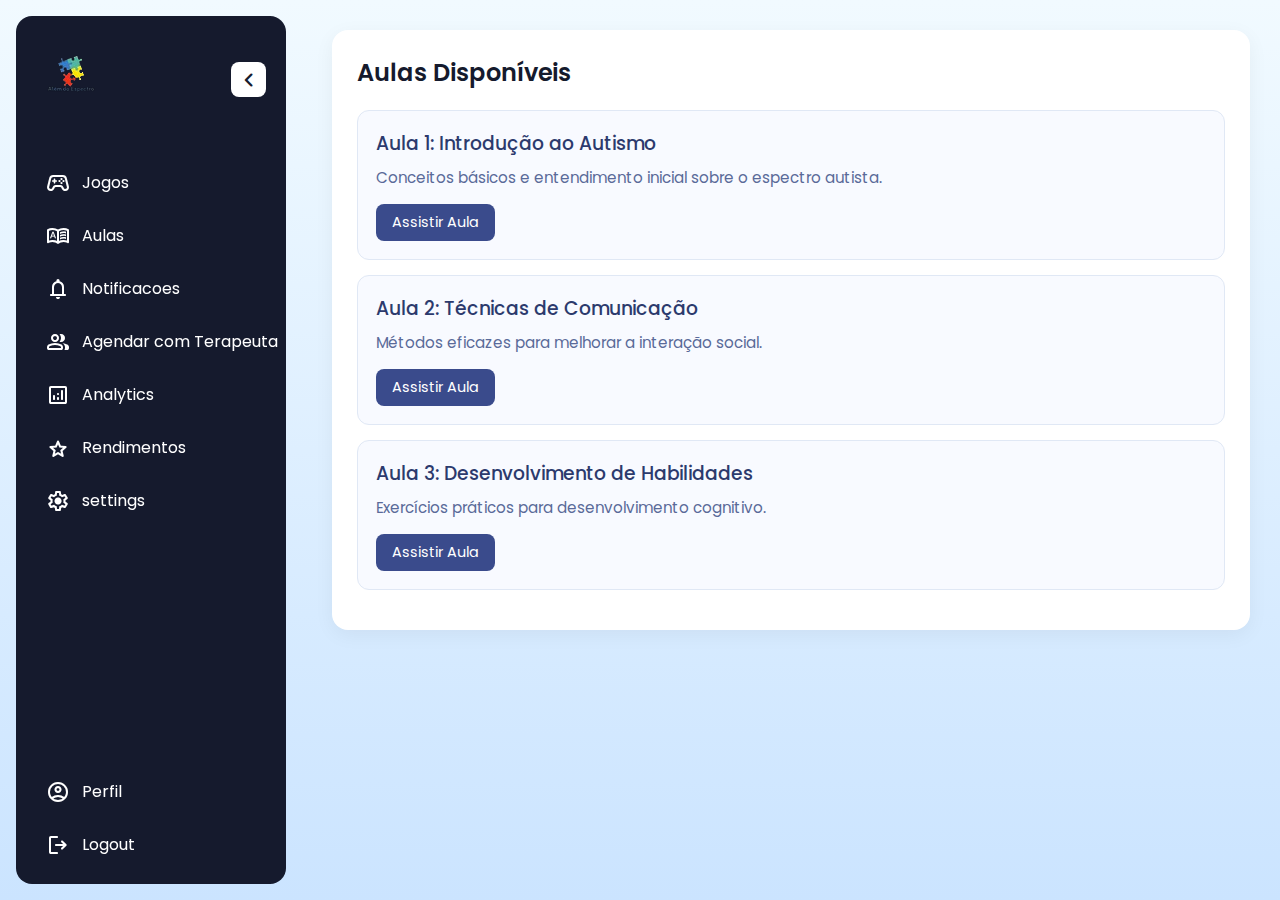
<file: dashboard.html>
<!DOCTYPE html>
<html lang="en">
<head>
    <meta charset="UTF-8">
    <meta name="viewport" content="width=device-width, initial-scale=1.0">
    <title>Dashboard</title>
    <link rel="stylesheet" href="https://fonts.googleapis.com/css2?family=Material+Symbols+Rounded:opsz,wght,FILL,GRAD@24,400,0,0" />
    <link rel="stylesheet" href="style3.css">
    <link rel="stylesheet" href="profile.css">
</head>
<body>
    <aside class="sidebar">
        <header class="sidebar-header">
            <a href="#" class="hearder-logo">
                <img src="logo.png" alt="alem do espectro">
            </a>
            <button class="toggler sidebar-toggler">
                <span class="material-symbols-rounded">chevron_left</span>
            </button>
            <button class="toggler menu-toggler">
                <span class="material-symbols-rounded">menu</span>
            </button>
        </header>
        
        <nav class="sidebar-nav">
            <ul class="nav-list primary-nav">
                <li class="nav-item">
                    <a href="#" class="nav-link" data-content="jogos-content">
                        <span class="nav-icon material-symbols-rounded">stadia_controller</span> 
                        <span class="nav-label">Jogos</span>
                    </a>
                    <span class="nav-tooltip">Jogos</span>
                </li>
                <li class="nav-item">
                    <a href="#" class="nav-link" data-content="aulas-content">
                        <span class="nav-icon material-symbols-rounded">dictionary</span> 
                        <span class="nav-label">Aulas</span>
                    </a>
                    <span class="nav-tooltip">Aulas</span>
                </li>
                <li class="nav-item">
                    <a href="#" class="nav-link" data-content="notificacoes-content">
                        <span class="nav-icon material-symbols-rounded">notifications</span> 
                        <span class="nav-label">Notificacoes</span>
                    </a>
                    <span class="nav-tooltip">Notificacoes</span>
                </li>
                <li class="nav-item">
                    <a href="#" class="nav-link" data-content="terapeuta-content">
                        <span class="nav-icon material-symbols-rounded">group</span> 
                        <span class="nav-label">Agendar com Terapeuta</span>
                    </a>
                    <span class="nav-tooltip">Agendar com Terapeuta</span>
                </li>
                <li class="nav-item">
                    <a href="#" class="nav-link">
                        <span class="nav-icon material-symbols-rounded">analytics</span> 
                        <span class="nav-label">Analytics</span>
                    </a>
                    <span class="nav-tooltip">Analytics</span>
                </li>
                <li class="nav-item">
                    <a href="#" class="nav-link">
                        <span class="nav-icon material-symbols-rounded">star</span> 
                        <span class="nav-label">Rendimentos</span>
                    </a>
                    <span class="nav-tooltip">Rendimentos</span>
                </li>
                <li class="nav-item">
                    <a href="#" class="nav-link">
                        <span class="nav-icon material-symbols-rounded">settings</span> 
                        <span class="nav-label">settings</span>
                    </a>
                    <span class="nav-tooltip">settings</span>
                </li>
            </ul>

            <ul class="nav-list secondary-nav">
                <li class="nav-item">
                    <a href="#" class="nav-link" data-content="profile-container">
                        <span class="nav-icon material-symbols-rounded">account_circle</span> 
                        <span class="nav-label">Perfil</span>
                    </a>
                    <span class="nav-tooltip">Perfil</span>
                </li>
                <li class="nav-item">
                    <a href="#" class="nav-link">
                        <span class="nav-icon material-symbols-rounded">logout</span> 
                        <span class="nav-label">Logout</span>
                    </a>
                    <span class="nav-tooltip">Logout</span>
                </li>
            </ul>
        </nav>
    </aside>

    <main class="content-area">
        <!-- Conteúdo de Jogos -->
        <div class="content hidden" id="jogos-content">
            <h2>Jogos Educativos</h2>
            <div class="content-item">
                <h3>Jogo da Memória</h3>
                <p>Melhore sua capacidade de memorização com este jogo divertido.</p>
            </div>
            <div class="content-item">
                <h3>Quebra-Cabeça</h3>
                <p>Desenvolva seu raciocínio lógico montando peças.</p>
            </div>
        </div>  

        <!-- Perfil -->
        <div class="content hidden" id="profile-container">
            <div class="profile-view">
                <div class="profile-header">
                    <div class="avatar-container">
                        <img id="user-avatar" src="" alt="Foto do Perfil" class="profile-avatar">
                    </div>
                    <div class="profile-info">
                        <h1 id="user-name">Nome do Usuário</h1>
                        <p id="user-role">Cargo/Função</p>
                        <p id="user-email">usuario@exemplo.com</p>
                    </div>
                </div>
                
                <div class="profile-stats">
                    <div class="stat-item">
                        <span class="stat-number" id="jogos-completos">0</span>
                        <span class="stat-label">Jogos Completos</span>
                    </div>
                    <div class="stat-item">
                        <span class="stat-number" id="aulas-concluidas">0</span>
                        <span class="stat-label">Aulas Concluídas</span>
                    </div>
                    <div class="stat-item">
                        <span class="stat-number" id="sessoes">0</span>
                        <span class="stat-label">Sessões</span>
                    </div>
                </div>
                
                <div class="profile-details">
                    <div class="detail-item">
                        <span class="detail-icon material-symbols-rounded">phone</span>
                        <span id="user-phone" class="detail-value">Não informado</span>
                    </div>
                    <div class="detail-item">
                        <span class="detail-icon material-symbols-rounded">calendar_month</span>
                        <span id="user-join-date" class="detail-value">Membro desde Jan/2023</span>
                    </div>
                    <div class="detail-item">
                        <span class="detail-icon material-symbols-rounded">location_on</span>
                        <span id="user-location" class="detail-value">Não informado</span>
                    </div>
                </div>
            </div>
        </div>
        
        <!-- Conteúdo de Aulas (padrão visível) -->
        <div class="content active" id="aulas-content">
            <h2>Aulas Disponíveis</h2>
            <div class="aula-item">
                <h3>Aula 1: Introdução ao Autismo</h3>
                <p>Conceitos básicos e entendimento inicial sobre o espectro autista.</p>
                <button class="btn-aula">Assistir Aula</button>
            </div>
            <div class="aula-item">
                <h3>Aula 2: Técnicas de Comunicação</h3>
                <p>Métodos eficazes para melhorar a interação social.</p>
                <button class="btn-aula">Assistir Aula</button>
            </div>
            <div class="aula-item">
                <h3>Aula 3: Desenvolvimento de Habilidades</h3>
                <p>Exercícios práticos para desenvolvimento cognitivo.</p>
                <button class="btn-aula">Assistir Aula</button>
            </div>
        </div>
        
        <!-- Conteúdo de Notificações -->
        <div class="content hidden" id="notificacoes-content">
            <h2>Suas Notificações</h2>
            <div class="notificacao-item">
                <p>Você tem uma nova mensagem do terapeuta.</p>
                <span class="notificacao-data">Hoje, 10:30</span>
            </div>
        </div>
        
        <!-- Conteúdo de Agendamento com Terapeuta -->
        <div class="content hidden" id="terapeuta-content">
            <h2>Agendar Sessão</h2>
            <form class="agendamento-form">
                <label for="data">Data:</label>
                <input type="date" id="data">
                
                <label for="horario">Horário:</label>
                <input type="time" id="horario">
                
                <button type="submit" class="btn-agendar">Agendar</button>
            </form>
        </div>
    </main>

    <script src="script.js"></script>
    <script src="profile.js"></script>
</body>
</html>
</file>
<file: style3.css>
@import url('https://fonts.googleapis.com/css2?family=Poppins:wght@400;500;600&display=swap');

* {
    margin: 0;
    padding: 0;
    box-sizing: border-box;
   font-family: "Poppins", sans-serif;
}

body {
    min-height: 100vh;
    background: linear-gradient(#F1FAFF, #CBE4FF);
}

.sidebar {
    width: 270px;
    position: fixed;
    margin: 16px;
    border-radius: 16px;
    background: #151A2D;
    height: calc(100vh - 32px);
    transition: 0.4s ease;
}

.sidebar.collapsed {
    width: 85px;
}

.sidebar-header {
    position: relative;
    display: flex;
    padding: 25px 20px ;
    align-items: center;
    justify-content: space-between;
}

.sidebar-header .header-logo img {
    width: 46px;
    height: 46px;
    display: block;
    object-fit: contain;
    border-radius: 50%;
}
.sidebar-header .toggler {
    height: 35px;
    width: 35px;
    border: none;
    color: #151A2D;
    display: flex;
    align-items: center;
    justify-content: center;
    cursor: pointer;
    border-radius: 8px;
    background: #fff;
    transition: 0.4s ease;
}

.sidebar-header .sidebar-toggler{
    position: absolute;
    right: 20px;
}

.sidebar.collapsed .sidebar-header .sidebar-toggler {
    transform: translate(-4px, 65px);
}
.sidebar-header .toggler:hover {
    background: #fff;
}

.sidebar-header .menu-toggler{
    display: none;
}

.sidebar-header .sidebar-toggler span {
    font-size: 1.75rem;
}

.sidebar.collapsed .sidebar-header .sidebar-toggler span {
    transform: rotate(180deg);
}

.sidebar-nav .nav-list { 
list-style: none;
display: flex;
gap:4px;
padding: 0 15px;
flex-direction: column;
transform: translateY(15px);
transition: 0.4s ease;
}

.sidebar.collapsed .sidebar-nav .primary-nav {
    transform: translateY(65px);
}

.sidebar-nav .nav-link {
color: #fff;
padding: 12px 15px;
display: flex;
gap: 12px;
border-radius: 8px;
align-items: center;
text-decoration: none;
white-space: nowrap;
transition: 0.4s ease;
}

.sidebar-nav .nav-link:hover {
    background:#fff;
    color: #151A2D;
}

.sidebar-nav .nav-link .nav-label {
    transition: opacity 0.4s ease;
}

.sidebar.collapsed .sidebar-nav .nav-link .nav-label {
    opacity: 0;
    pointer-events: none;
}

.sidebar-nav .nav-item {
    position: relative;
}

.sidebar-nav .nav-tooltip {
    position: absolute;
    top: -10px;
    opacity: 0;
    display: none;
    pointer-events:none ;
    left: calc(100 + 25px);
    color: #151A2D;
    padding: 6px 12px;
    border-radius: 8px;
    background: #fff;
    white-space: nowrap;
    box-shadow: 0 5px 10px (0, 0, 0, 0.1);
    transition: 0;
}

.sidebar.collapsed .sidebar-nav .nav-tooltip{
    display: block;
}

.sidebar-nav .nav-item:hover .nav-tooltip {
opacity: 1;
pointer-events: auto;
transform: translateY(50%) ;
transition: 0.4s ease;
}


.sidebar-nav .secondary-nav {
    position: absolute;
    bottom: 30px;
    width: 100%;
}
/* Content Area Styles */
.content-area {
    margin-left: 302px; /* 270px + 32px de margem */
    padding: 30px;
    width: calc(100% - 302px);
    transition: margin-left 0.4s ease;
}

.sidebar.collapsed + .content-area {
    margin-left: 117px; /* 85px + 32px de margem */
    width: calc(100% - 117px);
}

.content {
    display: none;
    background: #fff;
    border-radius: 16px;
    padding: 25px;
    box-shadow: 0 5px 20px rgba(0, 0, 0, 0.05);
    animation: fadeIn 0.4s ease;
}

.content.active {
    display: block;
}

.content h2 {
    color: #151A2D;
    margin-bottom: 20px;
    font-weight: 600;
}

.aula-item, .content-item, .notificacao-item {
    background: #F8FAFF;
    border-radius: 12px;
    padding: 18px;
    margin-bottom: 15px;
    border: 1px solid #E0E8F5;
    transition: transform 0.3s ease;
}

.aula-item:hover, .content-item:hover {
    transform: translateY(-3px);
    box-shadow: 0 5px 15px rgba(0, 0, 0, 0.05);
}

.aula-item h3 {
    color: #2C3A6D;
    margin-bottom: 8px;
    font-weight: 500;
}

.aula-item p {
    color: #5A6A99;
    margin-bottom: 15px;
    font-size: 0.95rem;
}

.btn-aula, .btn-agendar {
    background: #3A4B8C;
    color: white;
    border: none;
    padding: 8px 16px;
    border-radius: 8px;
    cursor: pointer;
    font-size: 0.9rem;
    transition: background 0.3s ease;
}

.btn-aula:hover, .btn-agendar:hover {
    background: #2C3A6D;
}

.agendamento-form {
    display: flex;
    flex-direction: column;
    gap: 15px;
    max-width: 400px;
}

.agendamento-form label {
    color: #2C3A6D;
    font-weight: 500;
}

.agendamento-form input {
    padding: 10px 15px;
    border: 1px solid #E0E8F5;
    border-radius: 8px;
    font-size: 1rem;
}

.notificacao-item {
    display: flex;
    justify-content: space-between;
    align-items: center;
}

.notificacao-data {
    color: #8A96B8;
    font-size: 0.85rem;
}

@keyframes fadeIn {
    from {
        opacity: 0;
        transform: translateY(10px);
    }
    to {
        opacity: 1;
        transform: translateY(0);
    }
}

/* Responsividade */
@media (max-width: 1024px) {
    .sidebar {
        height: 56px;
        overflow-y: hidden;
        margin: 13px;
        scrollbar-width: none;
        width: calc(100% - 28px);
        max-height: calc(100vh - 28px);
    }

    .sidebar-header {
        position: sticky;
        top: 0;
        z-index: 20;
        background: #151A2D;
        padding: 8px 10px;
        border-radius: 16px;
    }

    .sidebar-header .header-logo img{
       width: 40px;
       height: 40px ; 
    }

    .sidebar-header .sidebar-toggler{
        display: none;
    }

    .sidebar-header .menu-toggler{
        display: flex;
        height: 30px;
        width: 30px;
    }

    .sidebar-header .menu-toggler span{
        font-size: 1.3rem;
    }

    .sidebar-nav .nav-list{
        padding: 0 10px;
    }

    .sidebar-nav .nav-link{
        gap: 10px;
        padding: 10px;

        font-size: 0.94rem;
    }

    .sidebar-nav .nav-link .nav-icon {
        font-size: 1.37rem;
    }

    .sidebar-nav .secondary-nav {
        position: relative;
        bottom: 0;
        margin: 40px 0 30px;
    }
    
    
    .sidebar.active {
        transform: translateX(0);
    }
    
    .content-area {
        margin-left: 0;
        width: 100%;
        padding: 20px;
    }
    
    .sidebar-header .toggler {
        right: -45px;
    }
}
</file>
<file: profile.css>
/* Estilos do Perfil */
.profile-view {
    background: #fff;
    border-radius: 12px;
    padding: 30px;
    box-shadow: 0 4px 12px rgba(0,0,0,0.1);
    max-width: 600px;
    margin: 20px auto;
    font-family: 'Segoe UI', Tahoma, Geneva, Verdana, sans-serif;
}

.profile-header {
    display: flex;
    align-items: center;
    gap: 25px;
    margin-bottom: 30px;
}

.avatar-container {
    width: 120px;
    height: 120px;
    border-radius: 50%;
    overflow: hidden;
    border: 4px solid #5D9CEC;
}

.profile-avatar {
    width: 100%;
    height: 100%;
    object-fit: cover;
}

.profile-info h1 {
    margin: 0;
    font-size: 1.8rem;
    color: #333;
}

.profile-info p {
    margin: 5px 0 0;
    color: #666;
}

.profile-stats {
    display: flex;
    justify-content: space-around;
    margin: 25px 0;
    padding: 20px 0;
    border-top: 1px solid #eee;
    border-bottom: 1px solid #eee;
}

.stat-item {
    display: flex;
    flex-direction: column;
    align-items: center;
}

.stat-number {
    font-size: 1.8rem;
    font-weight: bold;
    color: #5D9CEC;
}

.stat-label {
    font-size: 0.9rem;
    color: #777;
    margin-top: 5px;
}

.profile-details {
    display: flex;
    flex-direction: column;
    gap: 15px;
}

.detail-item {
    display: flex;
    align-items: center;
    gap: 15px;
}

.detail-icon {
    color: #5D9CEC;
    font-size: 1.5rem;
}

.detail-value {
    color: #444;
    font-size: 1rem;
}

/* Estilo para esconder/mostrar conteúdos */
.content.hidden {
    display: none;
}

.content.active {
    display: block;
}
</file>
